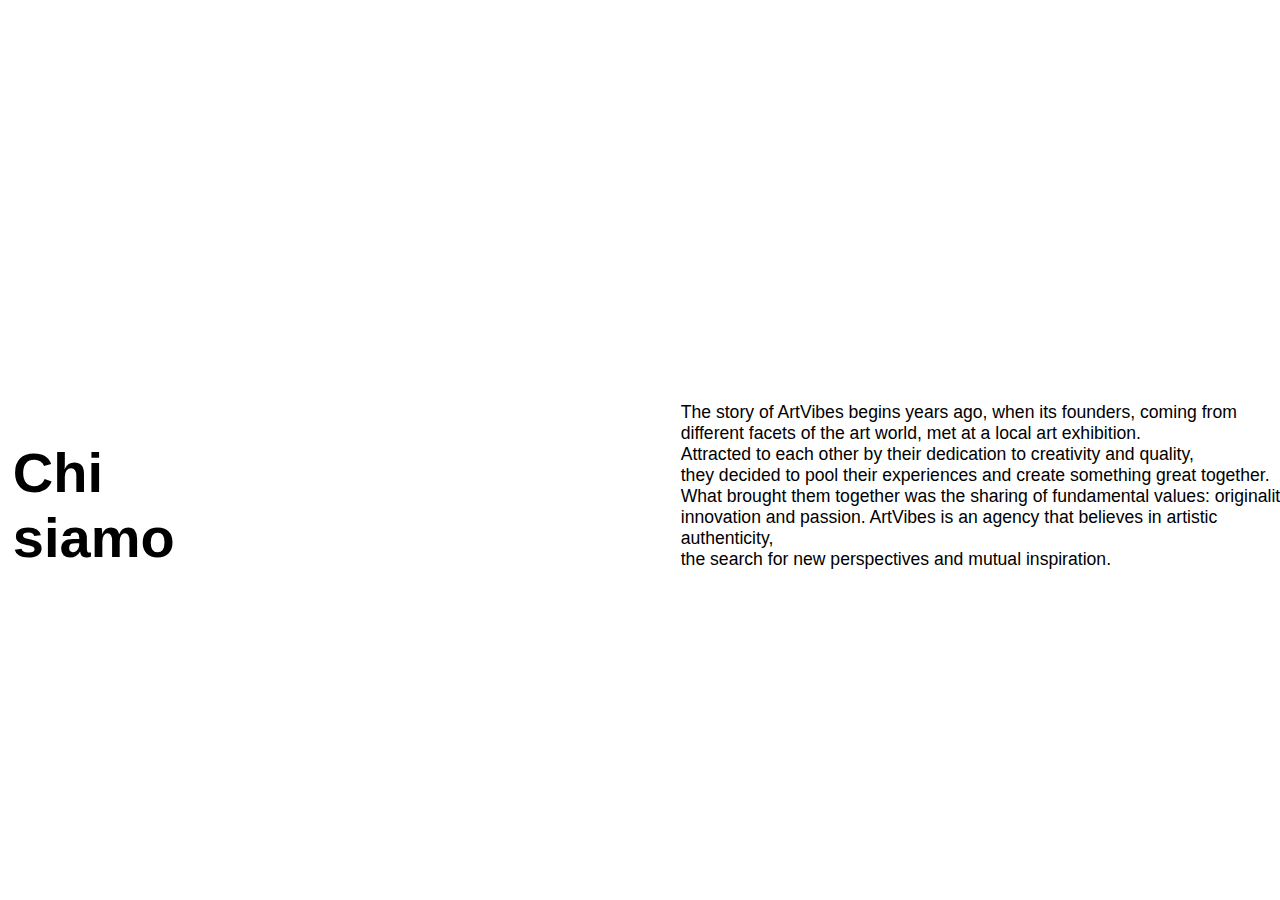
<file: chisiamo.html>
<!DOCTYPE html>
<html lang="en">
<head>
    <meta charset="UTF-8">
    <meta http-equiv="X-UA-Compatible" content="IE=edge">
    <meta name="viewport" content="width=device-width, initial-scale=1.0">
    <title>Chi siamo</title>
    <link rel="stylesheet" href="style.css">
</head>
<body>

    <div class="h1-menu">
        <h1 class="h1-name">Chi siamo</h1>
        <p class="description-name">
            The story of ArtVibes begins years ago, when its founders, coming from <br>
            different facets of the art world, met at a local art exhibition. <br>
            Attracted to each other by their dedication to creativity and quality, <br>
            they decided to pool their experiences and create something great together. <br>
            What brought them together was the sharing of fundamental values: originality, <br>
            innovation and passion. ArtVibes is an agency that believes in artistic authenticity, <br>
            the search for new perspectives and mutual inspiration. <br>
        </p>
    </div>

</body>

</html>
</file>
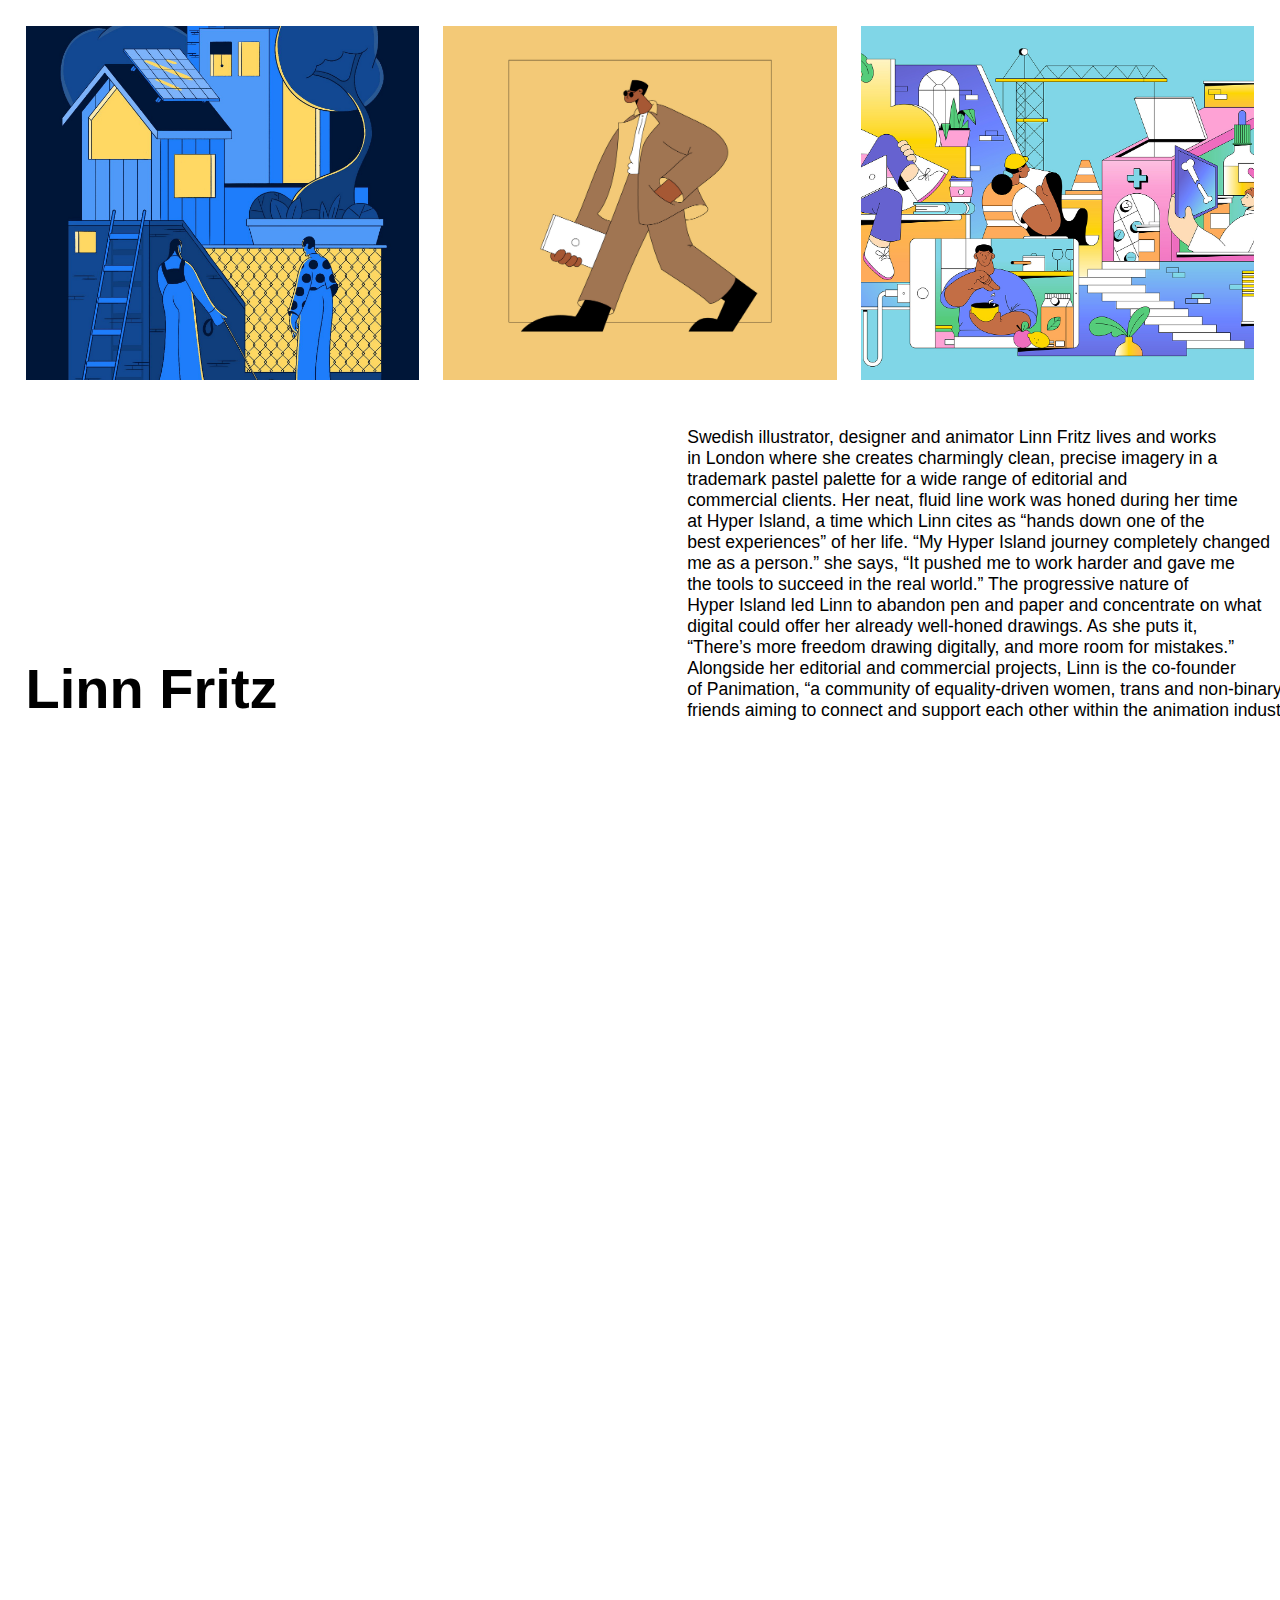
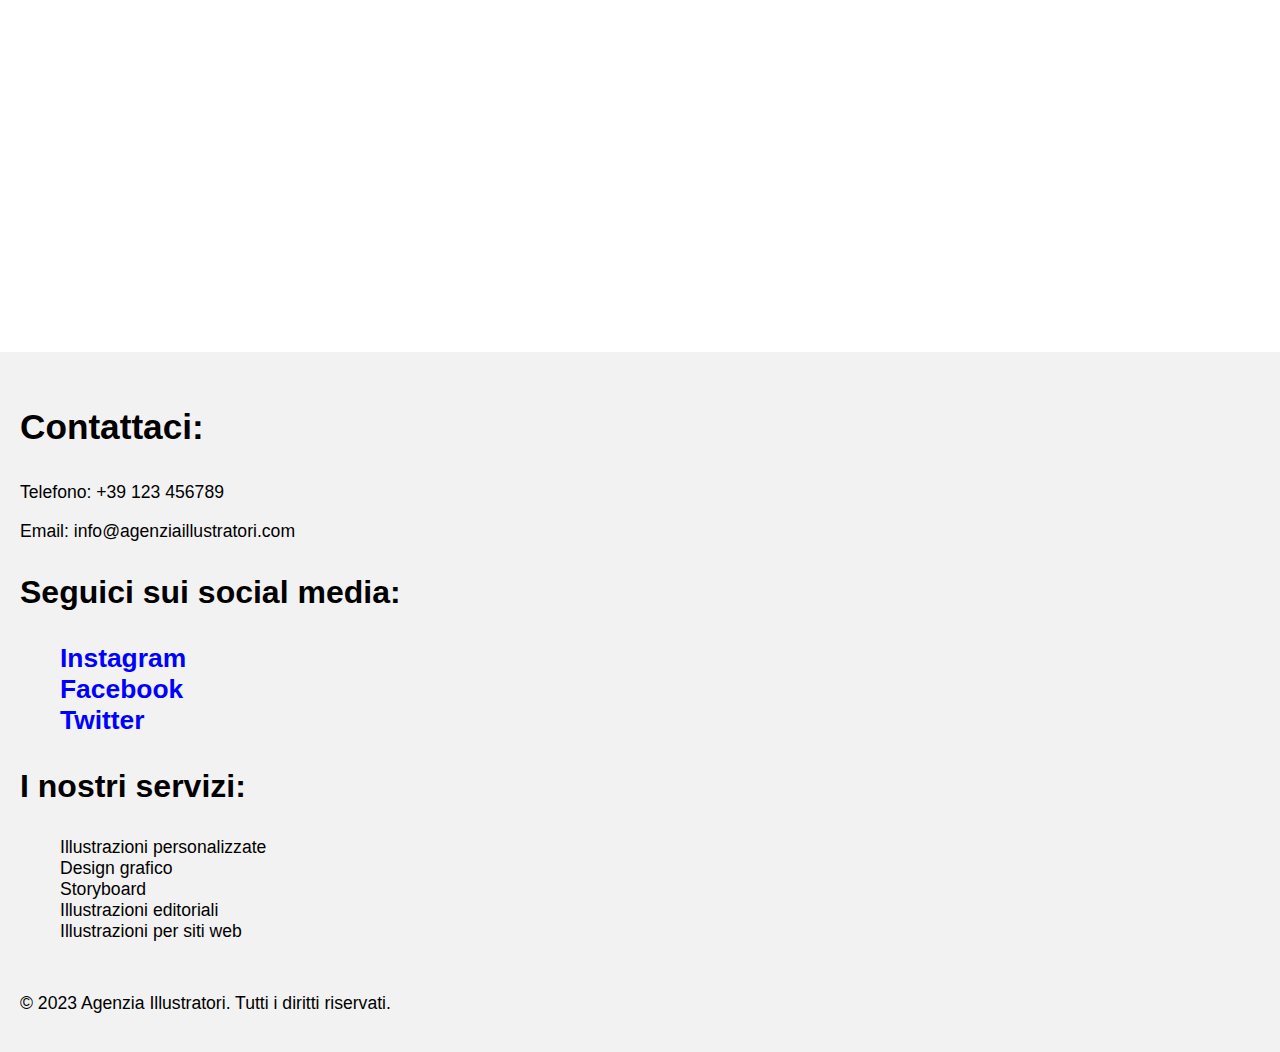
<file: linnfritz.html>
<!DOCTYPE html>
<html lang="en">
<head>
    <meta charset="UTF-8">
    <meta http-equiv="X-UA-Compatible" content="IE=edge">
    <meta name="viewport" content="width=device-width, initial-scale=1.0">
    <title>Linn Fritz</title>
    <link rel="stylesheet" href="style.css">
</head>
<body>

    <div class="name-grid">

        <div class="card-div">
                <img class="card-img" src="img_illustratori/LinnFritz/AP_Linn_Fritz_Feeling-Blue_2x.jpg" alt=""> 
        </div>

        <div class="card-div">
                <img class="card-img" src="img_illustratori/LinnFritz/AP_Linn_Fritz_Dude_2x.jpg" alt=""> 
        </div>

        <div class="card-div">
                <img class="card-img" src="img_illustratori/LinnFritz/AP_Linn_Fritz_MadeToFlourish_2x.png" alt="">
        </div>

    <div class="h1-div">
        <h1 class="h1-name">Linn Fritz</h1>
        <p class="description-name">
            Swedish illustrator, designer and animator Linn Fritz lives and works <br>
            in London where she creates charmingly clean, precise imagery in a <br>
            trademark pastel palette for a wide range of editorial and <br>
            commercial clients. Her neat, fluid line work was honed during her time <br>
            at Hyper Island, a time which Linn cites as “hands down one of the <br>
            best experiences” of her life. “My Hyper Island journey completely changed <br>
            me as a person.” she says, “It pushed me to work harder and gave me <br>
            the tools to succeed in the real world.” The progressive nature of <br>
            Hyper Island led Linn to abandon pen and paper and concentrate on what <br>
            digital could offer her already well-honed drawings. As she puts it, <br>
            “There’s more freedom drawing digitally, and more room for mistakes.” <br>
            Alongside her editorial and commercial projects, Linn is the co-founder <br>
            of Panimation, “a community of equality-driven women, trans and non-binary <br>
            friends aiming to connect and support each other within the animation industry.” <br>

        </p>
    </div>

</body>

<footer class="footer-name">
    <div class="footer-container">
      <div class="contact-info">
        <h3 class="h3-footer">Contattaci:</h3>
        <p>Telefono: +39 123 456789</p>
        <p>Email: info@agenziaillustratori.com</p>
      </div>
      <div class="social-media">
        <h3 class="h3-footer">Seguici sui social media:</h3>
        <ul>
          <li><a href="https://www.instagram.com/agenziaillustratori" class="social">Instagram</a></li>
          <li><a href="https://www.facebook.com/agenziaillustratori" class="social">Facebook</a></li>
          <li><a href="https://www.twitter.com/agenziaillustratori" class="social">Twitter</a></li>
        </ul>
      </div>
      <div class="call-to-action">
        <h3 class="h3-footer">I nostri servizi:</h3>
        <ul>
          <li>Illustrazioni personalizzate</li>
          <li>Design grafico</li>
          <li>Storyboard</li>
          <li>Illustrazioni editoriali</li>
          <li>Illustrazioni per siti web</li>
        </ul>
      </div>
    </div>
    <br>
    <p class="copyright">
      &copy; 2023 Agenzia Illustratori. Tutti i diritti riservati.
    </p>
 </footer>

</html>
</file>
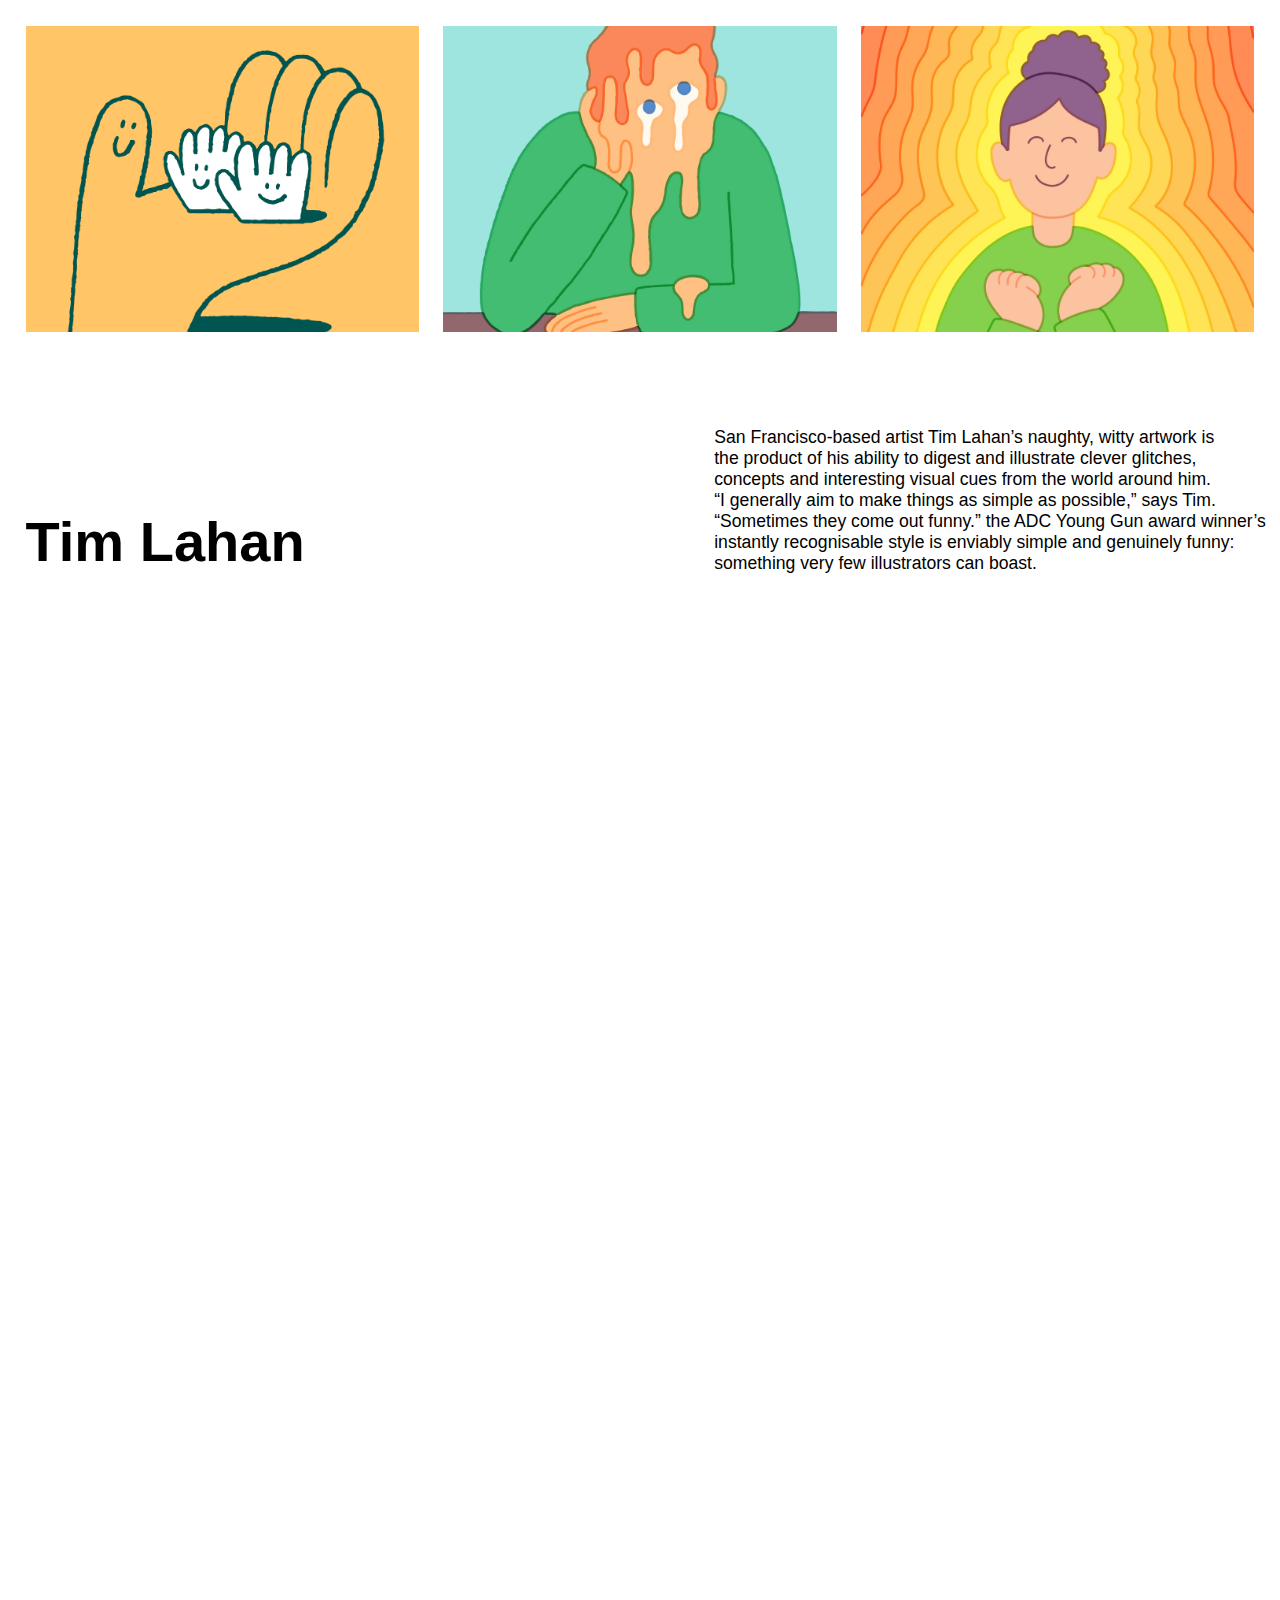
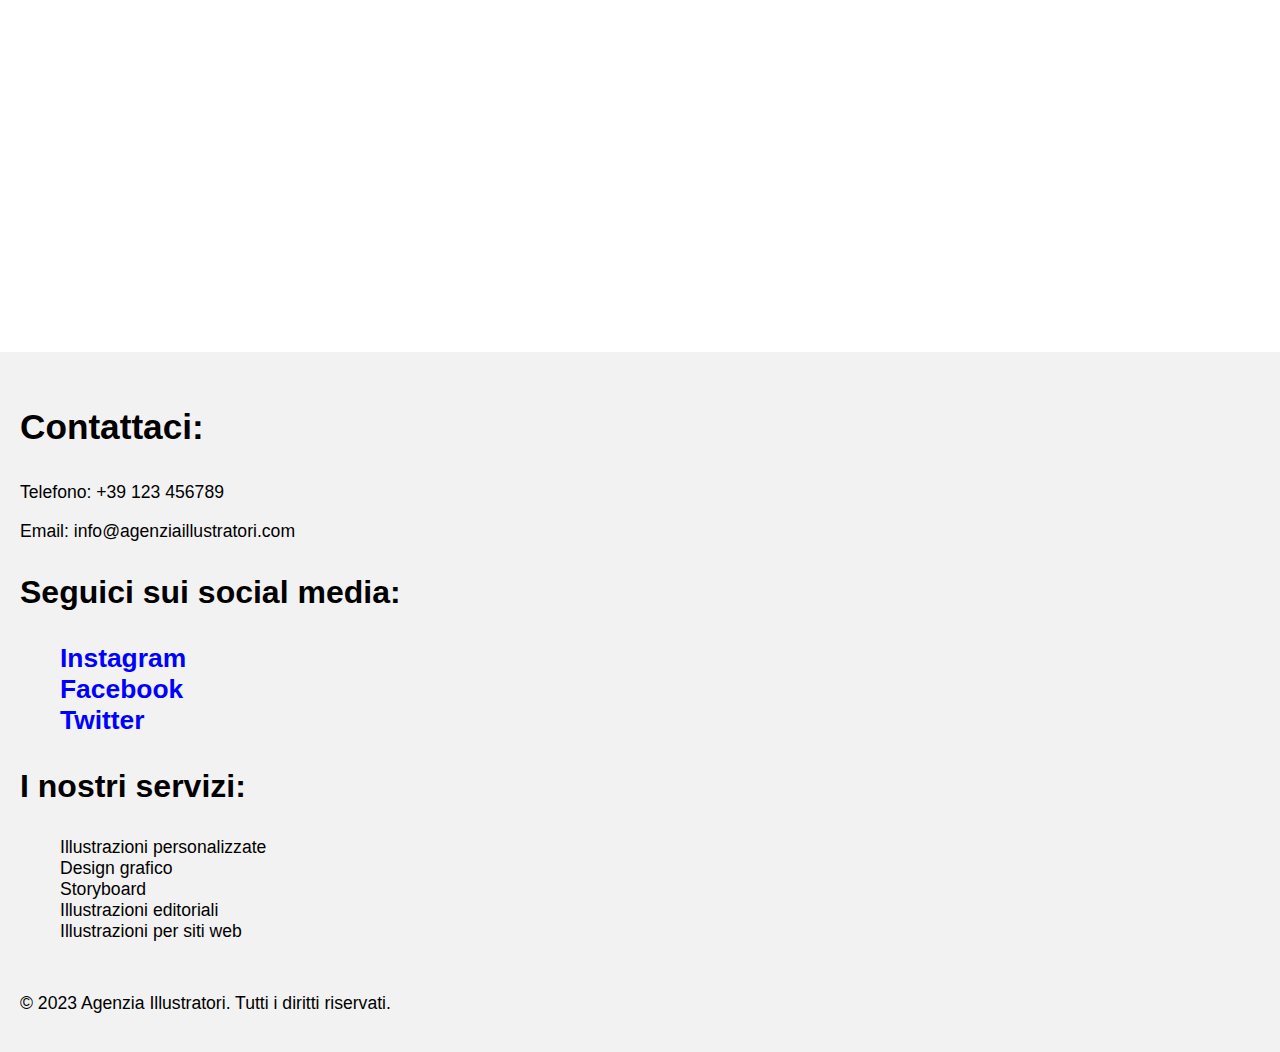
<file: timlahan.html>
<!DOCTYPE html>
<html lang="en">
<head>
    <meta charset="UTF-8">
    <meta http-equiv="X-UA-Compatible" content="IE=edge">
    <meta name="viewport" content="width=device-width, initial-scale=1.0">
    <title>Tim Lahan</title>
    <link rel="stylesheet" href="style.css">
</head>
<body>

    <div class="name-grid">

        <div class="card-div">
                <img class="card-img" src="img_illustratori/TimLahan/AP_Tim_Lahan_ONEMEDICAL_1_2x.png" alt=""> 
        </div>

        <div class="card-div">
                <img class="card-img" src="img_illustratori/TimLahan/AP_Tim_Lahan_NYT_2x.jpg" alt=""> 
        </div>

        <div class="card-div">
                <img class="card-img" src="img_illustratori/TimLahan/AP_Tim_Lahan_emotions_3_2x.jpg" alt="">
        </div>

    <div class="h1-div">
        <h1 class="h1-name">Tim Lahan</h1>
        <p class="description-name">
        San Francisco-based artist Tim Lahan’s naughty, witty artwork is <br>
        the product of his ability to digest and illustrate clever glitches, <br>
        concepts and interesting visual cues from the world around him. <br>
        “I generally aim to make things as simple as possible,” says Tim. <br>
        “Sometimes they come out funny.”  the ADC Young Gun award winner’s <br>
        instantly recognisable style is enviably simple and genuinely funny: <br>
        something very few illustrators can boast. <br>

        </p>
    </div>

</body>

<footer class="footer-name">
    <div class="footer-container">
      <div class="contact-info">
        <h3 class="h3-footer">Contattaci:</h3>
        <p>Telefono: +39 123 456789</p>
        <p>Email: info@agenziaillustratori.com</p>
      </div>
      <div class="social-media">
        <h3 class="h3-footer">Seguici sui social media:</h3>
        <ul>
          <li><a href="https://www.instagram.com/agenziaillustratori" class="social">Instagram</a></li>
          <li><a href="https://www.facebook.com/agenziaillustratori" class="social">Facebook</a></li>
          <li><a href="https://www.twitter.com/agenziaillustratori" class="social">Twitter</a></li>
        </ul>
      </div>
      <div class="call-to-action">
        <h3 class="h3-footer">I nostri servizi:</h3>
        <ul>
          <li>Illustrazioni personalizzate</li>
          <li>Design grafico</li>
          <li>Storyboard</li>
          <li>Illustrazioni editoriali</li>
          <li>Illustrazioni per siti web</li>
        </ul>
      </div>
    </div>
    <br>
    <p class="copyright">
      &copy; 2023 Agenzia Illustratori. Tutti i diritti riservati.
    </p>
 </footer>

</html>
</file>
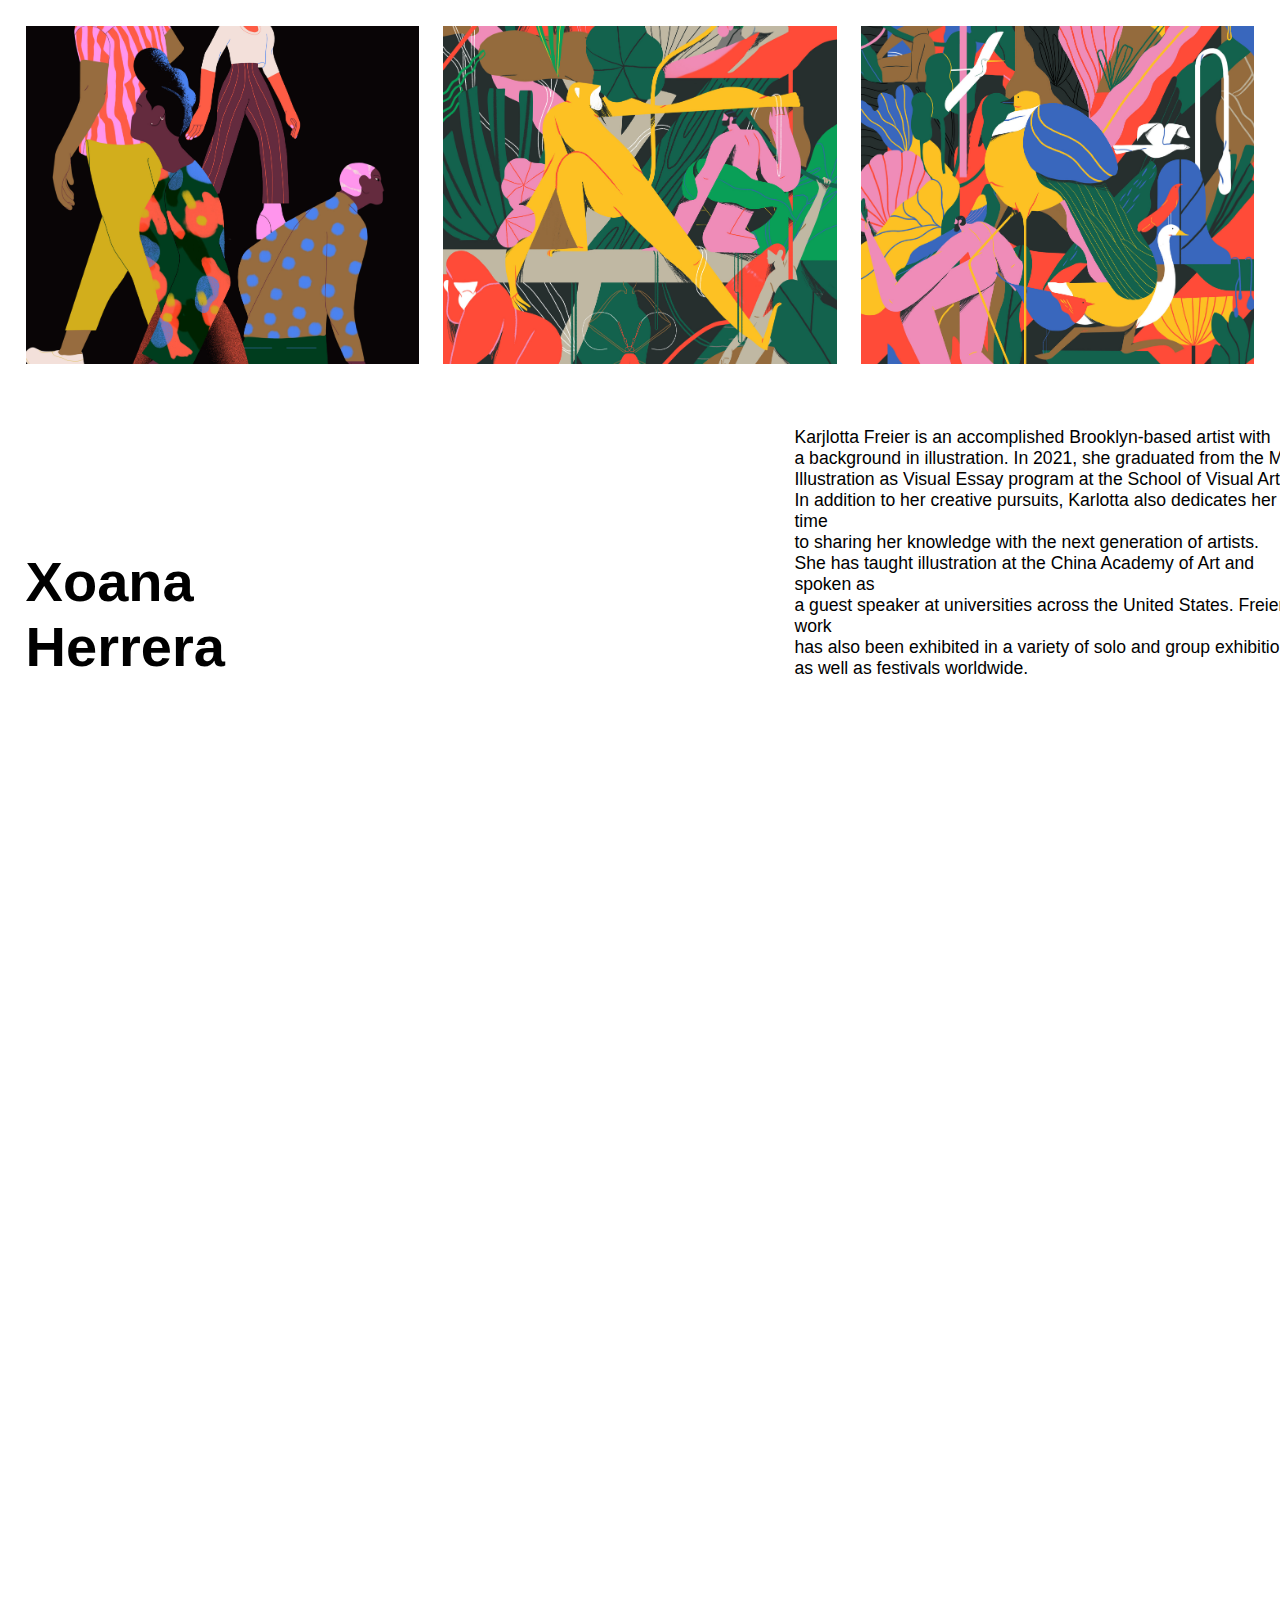
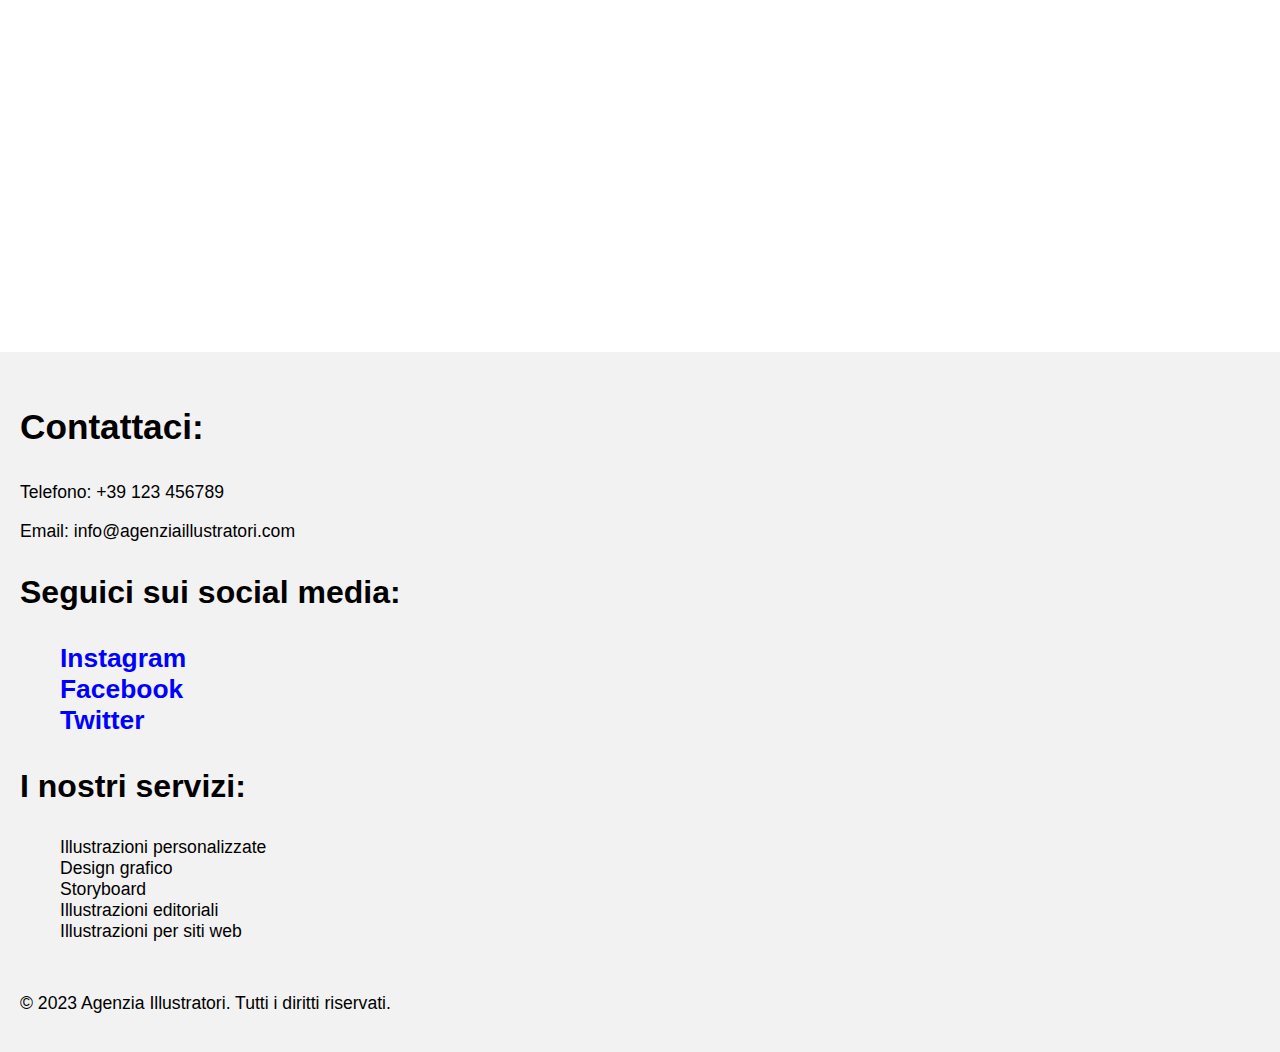
<file: xoanaherrera.html>
<!DOCTYPE html>
<html lang="en">
<head>
    <meta charset="UTF-8">
    <meta http-equiv="X-UA-Compatible" content="IE=edge">
    <meta name="viewport" content="width=device-width, initial-scale=1.0">
    <title>Xoana Herrera</title>
    <link rel="stylesheet" href="style.css">
</head>
<body>

    <div class="name-grid">

        <div class="card-div">
                <img class="card-img" src="img_illustratori/XoanaHerrera/AP_Xoana_Herrera_GCR_1_2x-scaled.jpg" alt=""> 
        </div>

        <div class="card-div">
                <img class="card-img" src="img_illustratori/XoanaHerrera/AP_Xoana_Herrera_Mono_2x-scaled.jpg" alt=""> 
        </div>

        <div class="card-div">
                <img class="card-img" src="img_illustratori/XoanaHerrera/AP_Xoana_Herrera_Pajaro_2x-scaled.jpg" alt="">
        </div>

    <div class="h1-div">
        <h1 class="h1-name">Xoana Herrera</h1>
        <p class="description-name">
        Karjlotta Freier is an accomplished Brooklyn-based artist with <br>
        a background in illustration. In 2021, she graduated from the MFA <br>
        Illustration as Visual Essay program at the School of Visual Arts. <br>
        In addition to her creative pursuits, Karlotta also dedicates her time <br>
        to sharing her knowledge with the next generation of artists. <br>
        She has taught illustration at the China Academy of Art and spoken as <br>
        a guest speaker at universities across the United States. Freier's work <br>
        has also been exhibited in a variety of solo and group exhibitions, <br>
        as well as festivals worldwide.  <br>
        </p>
    </div>

</body>

<footer class="footer-name">
    <div class="footer-container">
      <div class="contact-info">
        <h3 class="h3-footer">Contattaci:</h3>
        <p>Telefono: +39 123 456789</p>
        <p>Email: info@agenziaillustratori.com</p>
      </div>
      <div class="social-media">
        <h3 class="h3-footer">Seguici sui social media:</h3>
        <ul>
          <li><a href="https://www.instagram.com/agenziaillustratori" class="social">Instagram</a></li>
          <li><a href="https://www.facebook.com/agenziaillustratori" class="social">Facebook</a></li>
          <li><a href="https://www.twitter.com/agenziaillustratori" class="social">Twitter</a></li>
        </ul>
      </div>
      <div class="call-to-action">
        <h3 class="h3-footer">I nostri servizi:</h3>
        <ul>
          <li>Illustrazioni personalizzate</li>
          <li>Design grafico</li>
          <li>Storyboard</li>
          <li>Illustrazioni editoriali</li>
          <li>Illustrazioni per siti web</li>
        </ul>
      </div>
    </div>
    <br>
    <p class="copyright">
      &copy; 2023 Agenzia Illustratori. Tutti i diritti riservati.
    </p>
 </footer>

</html>
</file>
<file: style.css>
@import url
('https://fonts.googleapis.com/css2?family=Lato:wght@400;900&display=swap');

body {
    height: 100%;
    margin: 0;
    position: relative;
    min-height: 100vh;
}

#navbar {
    position: fixed;
    width: 100%;
    margin-left: 2%;
    margin-top: 2%;
    display: flex;
    justify-content: flex-start;
    text-decoration: none;
}

a {
    font-family: 'Lato', sans-serif;
    font-weight: 900;
    font-size: 150%;
    text-decoration: none;
    color: white;
    margin-right: 8%;
}

h1 {
    font-family: 'Lato', sans-serif;
    font-weight: 900;
    font-size: 350%;
    color: white;
}

.h1-div{
    position: absolute;
    display: flex;
    width: 100%;
    margin-top: 30%;
    margin-left: 0%;
}

.h1-menu {
    position: absolute;
    display: flex;
    width: 100%;
    margin-top: 30%;
    margin-left: 1%;
} 

.h1-name{
    color: black;
    margin-left: 0%;
    position: relative;
    margin-bottom: 0%;
    display: flex;
    align-items: flex-end;
}

.description-name{
    display: flex;
    justify-items: flex-end;
    margin-left: 32%;
    margin-bottom: 0%;
}

h2 {
    font-family: 'Lato', sans-serif;
    font-weight: 900;
    font-size: 300%;
    margin-left: 2%;
    position: relative;
}

h3{
    font-family: 'Lato', sans-serif;
    font-weight: 900;
    font-size: 200%;
    text-align: center;
    color: black;
}
#divtitolo{
    position: absolute;
    margin-top: -18%;
    margin-left: 2%;
}

#sfondolanding {
    max-width: 100%;
    max-height: 100%;
    margin-top: -22%;
    z-index: -2;
}

#maincontainer{
    position: absolute;
    width: 100%;
}
.text{
    font-family: 'Lato', sans-serif;
    font-weight: 400;
    font-size: 110%;
}

#grid {
    padding: 5%;
    display: grid;
    grid-template-columns: 1fr 1fr 1fr;
    gap: 5%;
}

.card-img{
    object-fit: cover;
    width: 100%;
    height: 80%;
}

.name{
    font-size: 100%;
}

.contatti-finale{
    font-family: 'Lato', sans-serif;
    font-weight: 400;
    font-size: 110%;
}

footer {
    position: absolute;
    bottom: -280%;
    left: 0;
    width: 100%;
    padding: 20px;
    background-color: #f2f2f2;
  }

  li, .copyright, .contact-info{
    font-family: 'Lato', sans-serif;
    font-weight: 400;
    font-size: 110%;
  }

  li{
    list-style: none;
  }

  .h3-footer{
    text-align: left;
    color: black;
  }

  .social{
    color: blue;
  }


.name-grid{
    padding: 2%;
    display: grid;
    grid-template-columns: 1fr 1fr 1fr;
    gap: 2%; 
}

.card-div{
    object-fit: cover;
    width: 100%;
    height: 80%;
}

.description-name{
    font-family: 'Lato', sans-serif;
    font-weight: 400;
    font-size: 110%;
}

.name-txt{
    width: 150%;
    border: 1px solid red;
}

.footer-name{
    margin-bottom: 60%;
}
</file>
